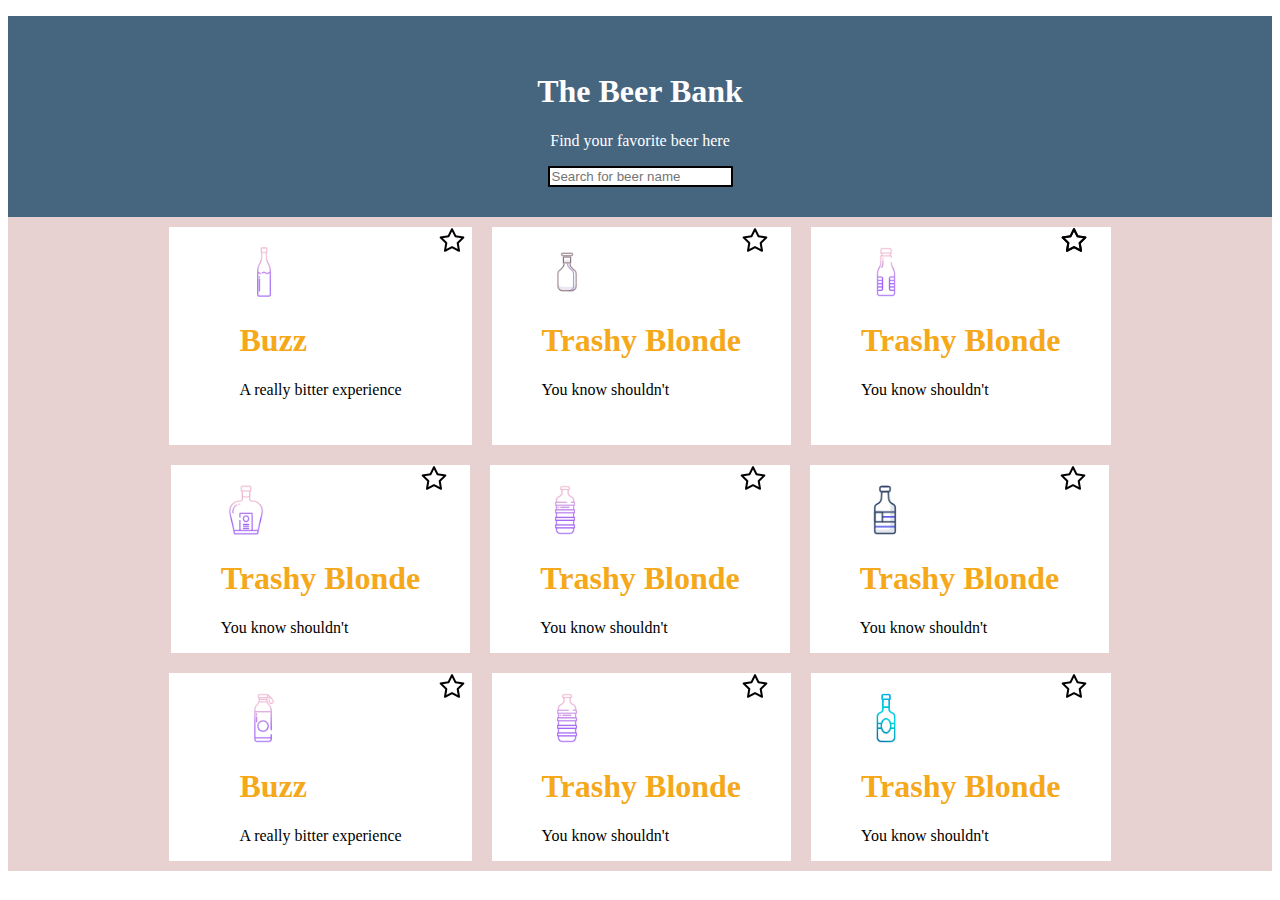
<file: Partie 1/index.html>
<!DOCTYPE html>
<html lang="en">
<head>
    <meta charset="UTF-8">
    <meta name="viewport" content="width=device-width, initial-scale=1.0">
    <link rel="stylesheet" href="style.css">
    <title>Bear Bank</title>
</head>
<body>
    <header>

        <nav class="menu-navigation">

            <p class="favorite">HOME FAROITE</p>

            <div class="beer">
                <h1 clas>The Beer Bank</h1>
                <p>Find your favorite beer here</p>
            </div>
            <form>
              <input type="text" placeholder="Search for beer name" class="form">
            </form>
         </nav>

    </header>
    

           <div class="container">
             <div class="classe1">
               <div class="images1">
                <img src="etol1.png" alt="" class="etoile">
                <img src="icons9.png" alt="" width="50px" height="50px">
                <h1 style="color: #f5a819;">Buzz</h1>
                <p>A really bitter experience</p>
            </div>
             
            <div class="images2">
                <img src="etol1.png" alt="" class="etoile">
                <img src="icons8.png" alt="" width="50px" height="50px">
                <h1 style="color: #f5a819;">Trashy Blonde</h1>
                <p>You know shouldn't</p>
            </div>

            <div class="images3">
                <img src="etol1.png" alt="" class="etoile">
                <img src="etol1.png" alt="" class="etoile">
                <img src="icons6.png" alt="" width="50px" height="50px">
                <h1 style="color: #f5a819;">Trashy Blonde</h1>
                <p>You know shouldn't</p>
            </div>  

           </div>

            <div class="classe2">

                <div class="images4">
                    <img src="etol1.png" alt="" class="etoile">
                    <img src="icons7.png" alt="" width="50px" height="50px">
                    <h1 style="color: #f5a819;">Trashy Blonde</h1>
                    <p>You know shouldn't</p>
                </div>
    
                <div class="images5">
                    <img src="etol1.png" alt="" class="etoile">
                    <img src="icons5.png" alt="" width="50px" height="50px">
                    <h1 style="color: #f5a819;">Trashy Blonde</h1>
                    <p>You know shouldn't</p>
                </div>
    
                <div class="images6">
                    <img src="etol1.png" alt="" class="etoile">
                    <img src="icons1.png" alt="" width="50px" height="50px">
                    <h1 style="color: #f5a819;">Trashy Blonde</h1>
                    <p>You know shouldn't</p>
                </div>
    
               
            </div>
            <div class="classe3">

                <div class="images7">
                    <img src="etol1.png" alt="" class="etoile">
                    <img src="icons3.png" alt="" width="50px" height="50px">
                    <h1 style="color: #f5a819;">Buzz</h1>
                    <p>A really bitter experience</p>
                </div>
                <div class="images8">
                    <img src="etol1.png" alt="" class="etoile">
                    <img src="icons5.png" alt="" width="50px" height="50px">
                    <h1 style="color: #f5a819;">Trashy Blonde</h1>
                    <p>You know shouldn't</p>
                </div>
    
                <div class="images9">
                    <img src="etol1.png" alt="" class="etoile">
                    <img src="icons2.png" alt="" width="50px" height="50px">
                    <h1 style="color: #f5a819;">Trashy Blonde</h1>
                    <p>You know shouldn't</p>
                </div>
            </div>
             
           </div>
</body>
</html>
</file>
<file: Partie 1/style.css>
nav {
    text-align: center;
    background-color: rgb(70,101,127);
    padding-bottom: 30px;
}


.beer {
    color: white;
}

.form {
    border: 2px solid black;
    border-radius: 1px;
}
.favorite {
    position: relative;
    margin: left;
    padding-left: 1350px;
    color: white;
}


.classe1{
    
    justify-content: center;
    display: flex;
}


.classe2{
    
    justify-content: center;
    display: flex;
}

.classe3{
    justify-content: center;
    display: flex;

}


.container {
    background: #e7d1d1;

}

 .images1 {
    margin: auto;
    background-color: white;
    margin: 10px;
    padding-left: 70px;
    padding-right: 70px;
    padding-top: 20px;
}

.images2 {
    background-color: white;
    margin: 10px;
    padding-left: 50px;
    padding-right: 50px;
    padding-right: 50px;
    padding-top: 20px
}

.images3 {
    background-color: white;
    margin: 10px;
    padding-left: 50px;
    padding-right: 50px;
    padding-top: 20px;
    padding-bottom: 30px;
    
}

.images4 {
    background-color: white;
    margin: 10px;
    padding-left: 50px;
    padding-right: 50px;
    padding-top: 20px
}

.images5 {
    background-color: white;
    margin: 10px;
    padding-left: 50px;
    padding-right: 50px;
    padding-top: 20px
}

.images6 {
    background-color: white;
    margin: 10px;
    padding-left: 50px;
    padding-right: 50px;
    padding-top: 20px
}

.images7 {
    background-color: white;
    margin: 10px;
    padding-left: 70px;
    padding-right: 70px;
    padding-top: 20px
}

.images8 {
    background-color: white;
    margin: 10px;
    padding-left: 50px;
    padding-right: 50px;
    padding-top: 20px;
}

.images9 {
    background-color: white;
    margin: 10px;
    padding-left: 50px;
    padding-right: 50px;
    padding-top: 20px;
    
    
}

.etoile {
    position: absolute;
    z-index: 1;
    margin-top: -20px;
    margin-left: 200px
}
</file>
